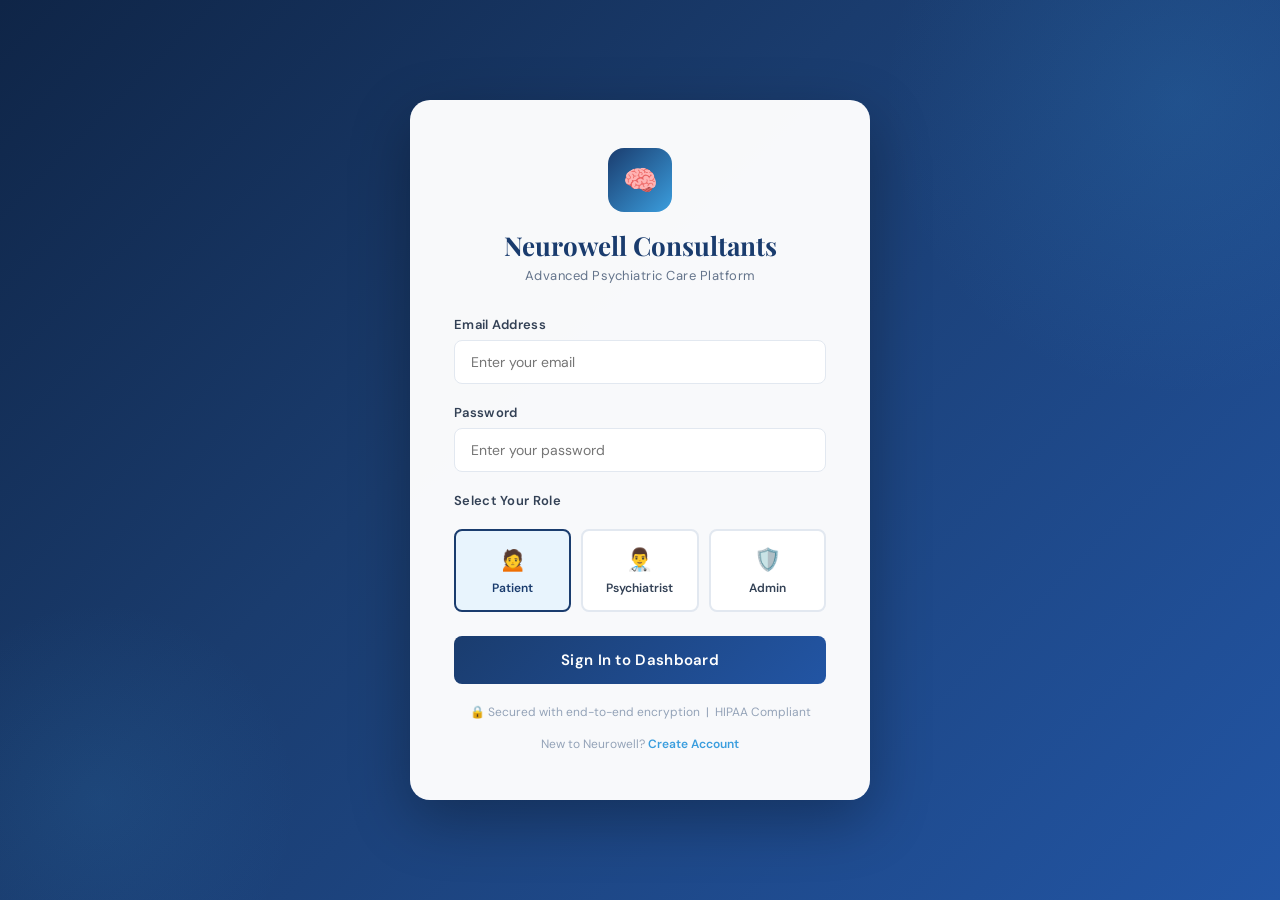
<file: frontend/index.html>
<!DOCTYPE html>
<html lang="en">
<head>
  <meta charset="UTF-8">
  <meta name="viewport" content="width=device-width, initial-scale=1.0">
  <title>Neurowell Consultants</title>
  <link href="https://fonts.googleapis.com/css2?family=Playfair+Display:wght@500;600;700&family=DM+Sans:wght@300;400;500;600&display=swap" rel="stylesheet">
  <link rel="stylesheet" href="style.css">
</head>
<body>

<!-- ==================== SIGNUP PAGE ==================== -->
<div id="signupPage" class="page" style="background: linear-gradient(135deg, #0f2547 0%, #1a3c6e 40%, #2255a4 100%); align-items: center; justify-content: center; padding: 20px; position: relative; overflow: hidden;">
  <div class="login-container" style="max-width:520px;">
    <div class="login-logo">
      <div class="lpythomogo-icon">🧠</div>
      <h1>Neurowell Consultants</h1>
      <p>Create your account</p>
    </div>
    <div class="role-selector" style="margin-bottom:24px;">
      <div class="role-card selected" onclick="selectSignupRole('patient', this)">
        <div class="role-icon">🙍</div>
        <div class="role-label">Patient</div>
      </div>
      <div class="role-card" onclick="selectSignupRole('psychiatrist', this)">
        <div class="role-icon">👨‍⚕️</div>
        <div class="role-label">Psychiatrist</div>
      </div>
    </div>
    <div id="patientFields">
      <div class="form-group"><label>Full Name</label><input type="text" id="signupName" placeholder="Enter your full name"></div>
      <div class="form-group"><label>Email Address</label><input type="email" id="signupEmail" placeholder="Enter your email"></div>
      <div class="form-group"><label>Password</label><input type="password" id="signupPassword" placeholder="Create a password"></div>
      <div class="form-group"><label>Phone Number</label><input type="tel" id="signupPhone" placeholder="+91 9XXXXXXXXX"></div>
    </div>
    <div id="psychiatristFields" class="hidden">
      <div class="form-group"><label>Full Name</label><input type="text" id="signupDoctorName" placeholder="Dr. Full Name"></div>
      <div class="form-group"><label>Email Address</label><input type="email" id="signupDoctorEmail" placeholder="Enter your email"></div>
      <div class="form-group"><label>Password</label><input type="password" id="signupDoctorPassword" placeholder="Create a password"></div>
      <div class="form-group"><label>Specialization</label><input type="text" id="signupSpecialization" placeholder="e.g. Depression & Anxiety"></div>
      <div class="form-group"><label>Years of Experience</label><input type="number" id="signupExperience" placeholder="e.g. 5"></div>
      <div class="form-group"><label>Consultation Fee (₹)</label><input type="number" id="signupFee" placeholder="e.g. 1500"></div>
      <div class="form-group"><label>Medical Registration Number</label><input type="text" id="signupRegNumber" placeholder="e.g. MCI-2011-PSY-4821"></div>
    </div>
    <button class="btn-primary" onclick="handleSignup()">Create Account</button>
    <div class="login-footer" style="margin-top:16px;">
      Already have an account?
      <span style="color:var(--accent);cursor:pointer;font-weight:600;" onclick="showLogin()"> Sign In</span>
    </div>
  </div>
</div>

<!-- ==================== LOGIN PAGE ==================== -->
<div id="loginPage" class="page active">
  <div class="login-container">
    <div class="login-logo">
      <div class="logo-icon">🧠</div>
      <h1>Neurowell Consultants</h1>
      <p>Advanced Psychiatric Care Platform</p>
    </div>
    <div class="form-group"><label>Email Address</label><input type="email" id="loginEmail" placeholder="Enter your email"></div>
    <div class="form-group"><label>Password</label><input type="password" id="loginPassword" placeholder="Enter your password"></div>
    <div class="form-group"><label>Select Your Role</label></div>
    <div class="role-selector">
      <div class="role-card selected" onclick="selectRole('patient', this)">
        <div class="role-icon">🙍</div><div class="role-label">Patient</div>
      </div>
      <div class="role-card" onclick="selectRole('psychiatrist', this)">
        <div class="role-icon">👨‍⚕️</div><div class="role-label">Psychiatrist</div>
      </div>
      <div class="role-card" onclick="selectRole('admin', this)">
        <div class="role-icon">🛡️</div><div class="role-label">Admin</div>
      </div>
    </div>
    <button class="btn-primary" onclick="handleLogin()">Sign In to Dashboard</button>
    <div class="login-footer">
      🔒 Secured with end-to-end encryption &nbsp;|&nbsp; HIPAA Compliant<br><br>
      New to Neurowell?
      <span style="color:var(--accent);cursor:pointer;font-weight:600;" onclick="showSignup()"> Create Account</span>
    </div>
  </div>
</div>

<!-- ==================== PATIENT DASHBOARD ==================== -->
<div id="patientDashboard" class="dashboard">
  <div class="sidebar-overlay" id="patientOverlay" onclick="closeSidebar('patient')"></div>
  <div class="sidebar" id="patientSidebar">
    <div class="sidebar-logo">
      <div class="brand">Neuro<span>well</span></div>
      <div class="subtitle">Patient Portal</div>
    </div>
    <div class="sidebar-user">
      <div class="user-avatar" id="patientAvatarInitials">--</div>
      <div class="user-info">
        <div class="user-name" id="patientSidebarName">Loading...</div>
        <div class="user-role">Patient</div>
      </div>
    </div>
    <nav class="sidebar-nav">
      <div class="nav-section-label">Main</div>
      <div class="nav-item active" onclick="switchTab('patient','home',this)"><span class="nav-icon">🏠</span><span class="nav-label">Home & Awareness</span></div>
      <div class="nav-item" onclick="switchTab('patient','book',this)"><span class="nav-icon">📅</span><span class="nav-label">Book Appointment</span></div>
      <div class="nav-item" onclick="switchTab('patient','appointments',this)"><span class="nav-icon">📋</span><span class="nav-label">My Appointments</span><span class="nav-badge" id="patientApptBadge">0</span></div>
      <div class="nav-item" onclick="switchTab('patient','doctors',this)"><span class="nav-icon">👨‍⚕️</span><span class="nav-label">Psychiatrist Profiles</span></div>
      <div class="nav-section-label">Account</div>
      <div class="nav-item" onclick="switchTab('patient','profile',this)"><span class="nav-icon">👤</span><span class="nav-label">My Profile</span></div>
    </nav>
    <div class="sidebar-footer">
      <div class="logout-btn" onclick="logout()"><span>🚪</span> <span>Sign Out</span></div>
    </div>
  </div>
  <div class="main-content">
    <div class="topbar">
      <div style="display:flex;align-items:center;gap:14px;">
        <button class="menu-toggle" onclick="toggleSidebar('patient')">☰</button>
        <span class="topbar-title" id="patientPageTitle">Home & Awareness</span>
      </div>
      <div class="topbar-right">
        <div class="notif-btn">🔔<span class="notif-dot"></span></div>
        <div class="user-avatar" id="patientTopAvatar" style="width:36px;height:36px;font-size:13px;cursor:pointer;">--</div>
      </div>
    </div>
    <div class="content-area">

      <!-- HOME TAB -->
      <div class="tab-panel active" id="patient-home">
        <div class="hero-section">
          <h2 id="patientWelcome">Welcome 👋</h2>
          <p>Mental health is just as important as physical health. You've taken the right step by being here. Let us guide you towards a healthier mind.</p>
          <div class="hero-btns">
            <button class="hero-btn hero-btn-white" onclick="switchTabByName('patient','book')">Book a Consultation</button>
            <button class="hero-btn hero-btn-border" onclick="switchTabByName('patient','doctors')">View Psychiatrists</button>
          </div>
        </div>
        <div class="info-grid">
          <div class="info-card"><div class="info-icon">🧠</div><h3>What Does a Psychiatrist Do?</h3><p>A psychiatrist is a medical doctor specializing in mental health. They diagnose, treat, and prevent mental, emotional, and behavioral disorders. Unlike psychologists, they can prescribe medications and provide therapy.</p></div>
          <div class="info-card"><div class="info-icon">⚠️</div><h3>Common Symptoms to Watch</h3><ul><li>Persistent sadness or hopelessness</li><li>Excessive anxiety or worry</li><li>Sudden mood swings</li><li>Difficulty concentrating or sleeping</li><li>Withdrawal from social activities</li><li>Unexplained physical symptoms</li></ul></div>
          <div class="info-card"><div class="info-icon">🛡️</div><h3>Precautions & Self-Care</h3><ul><li>Never skip prescribed medication</li><li>Maintain regular sleep schedules</li><li>Avoid alcohol and substance use</li><li>Talk to someone you trust</li><li>Practice mindfulness daily</li><li>Attend all follow-up sessions</li></ul></div>
          <div class="info-card"><div class="info-icon">💊</div><h3>Common Conditions We Treat</h3><ul><li>Depression &amp; Mood Disorders</li><li>Anxiety &amp; Panic Disorders</li><li>Bipolar Disorder</li><li>Schizophrenia</li><li>OCD &amp; PTSD</li><li>ADHD &amp; Eating Disorders</li></ul></div>
          <div class="info-card"><div class="info-icon">🤝</div><h3>When to Seek Help</h3><p>Seek professional help when symptoms last more than 2 weeks, interfere with daily functioning, or when you feel overwhelmed. Early intervention leads to better outcomes. There is no shame in seeking help — it's a sign of strength.</p></div>
          <div class="info-card"><div class="info-icon">📞</div><h3>Crisis &amp; Emergency</h3><p><strong>iCall (India):</strong> 9152987821<br><strong>Vandrevala Foundation:</strong> 1860-2662-345<br><strong>NIMHANS:</strong> 080-46110007<br><br>If you or someone you know is in immediate danger, call <strong>112</strong>.</p></div>
        </div>
      </div>

      <!-- BOOK APPOINTMENT TAB -->
      <div class="tab-panel" id="patient-book">
        <div class="section-card">
          <div class="section-header"><div class="section-title">Book a Consultation</div></div>
          <div class="booking-form-grid">
            <div><label class="form-label">Select Psychiatrist</label><select class="form-input" id="bookDoctorSelect"><option value="">Loading doctors...</option></select></div>
            <div><label class="form-label">Consultation Type</label><select class="form-input" id="bookType"><option value="video">Video Consultation</option><option value="in_person">In-Person Visit</option><option value="phone">Phone Consultation</option></select></div>
            <div><label class="form-label">Preferred Date</label><input type="date" class="form-input" id="apptDate"></div>
            <div><label class="form-label">Preferred Time Slot</label><select class="form-input" id="bookTime"><option value="09:00:00">9:00 AM</option><option value="10:00:00">10:00 AM</option><option value="11:00:00">11:00 AM</option><option value="14:00:00">2:00 PM</option><option value="15:00:00">3:00 PM</option><option value="16:00:00">4:00 PM</option></select></div>
            <div><label class="form-label">Your Full Name</label><input type="text" class="form-input" id="bookPatientName" placeholder="Full Name"></div>
            <div><label class="form-label">Contact Number</label><input type="tel" class="form-input" id="bookPhone" placeholder="+91 9XXXXXXXXX"></div>
            <div class="full-width"><label class="form-label">Chief Complaint / Reason for Visit</label><textarea class="form-input" id="bookComplaint" rows="3" placeholder="Briefly describe your symptoms..."></textarea></div>
            <div class="full-width"><label class="form-label">Any Existing Diagnoses or Medications?</label><input type="text" class="form-input" id="bookExisting" placeholder="e.g., Depression — Sertraline 50mg (optional)"></div>
          </div>
          <div style="margin-top:24px;">
            <button class="btn-sm btn-blue" style="padding:12px 32px;font-size:14px;" onclick="bookAppointment()">Confirm Booking</button>
            &nbsp;&nbsp;
            <button class="btn-sm btn-outline" style="padding:12px 24px;font-size:14px;" onclick="clearBookingForm()">Clear Form</button>
          </div>
        </div>
      </div>

      <!-- MY APPOINTMENTS TAB -->
      <div class="tab-panel" id="patient-appointments">
        <div class="stat-grid" style="grid-template-columns:repeat(3,1fr);margin-bottom:24px;">
          <div class="stat-card"><div class="stat-icon" style="background:#dbeafe;">📅</div><div class="stat-value" id="patientUpcomingCount">0</div><div class="stat-label">Upcoming</div></div>
          <div class="stat-card"><div class="stat-icon" style="background:#dcfce7;">✅</div><div class="stat-value" id="patientCompletedCount">0</div><div class="stat-label">Completed</div></div>
          <div class="stat-card"><div class="stat-icon" style="background:#fef9c3;">📋</div><div class="stat-value" id="patientTotalCount">0</div><div class="stat-label">Total</div></div>
        </div>
        <div class="section-card">
          <div class="section-header"><div class="section-title">Upcoming Appointments</div></div>
          <table class="data-table">
            <thead><tr><th>Date &amp; Time</th><th>Doctor ID</th><th>Type</th><th>Status</th><th>Action</th></tr></thead>
            <tbody id="upcomingAppointmentsBody"><tr><td colspan="5" style="text-align:center;color:var(--gray-400);padding:24px;">Loading...</td></tr></tbody>
          </table>
        </div>
        <div class="section-card">
          <div class="section-header"><div class="section-title">Past Appointments</div></div>
          <table class="data-table">
            <thead><tr><th>Date</th><th>Doctor ID</th><th>Type</th><th>Status</th><th>Action</th></tr></thead>
            <tbody id="pastAppointmentsBody"><tr><td colspan="5" style="text-align:center;color:var(--gray-400);padding:24px;">Loading...</td></tr></tbody>
          </table>
        </div>
      </div>

      <!-- DOCTOR PROFILES TAB -->
      <div class="tab-panel" id="patient-doctors">
        <div class="section-card">
          <div class="section-header"><div class="section-title">Our Psychiatrists</div></div>
          <div class="doctor-grid" id="doctorsGrid">
            <div style="text-align:center;color:var(--gray-400);padding:40px;grid-column:1/-1;">Loading doctors...</div>
          </div>
        </div>
      </div>

      <!-- PATIENT PROFILE TAB -->
      <div class="tab-panel" id="patient-profile">
        <div class="section-card">
          <div class="section-header"><div class="section-title">My Profile</div><button class="btn-sm btn-blue" onclick="savePatientProfile()">Save Changes</button></div>
          <div style="display:flex;align-items:center;gap:20px;margin-bottom:28px;padding-bottom:24px;border-bottom:1px solid var(--gray-100);">
            <div class="user-avatar" id="patientProfileAvatar" style="width:72px;height:72px;font-size:24px;border-radius:50%;background:linear-gradient(135deg,var(--primary),var(--accent));">--</div>
            <div>
              <div id="patientProfileName" style="font-size:20px;font-weight:700;color:var(--primary);font-family:'Playfair Display',serif;">Loading...</div>
              <div id="patientProfileEmail" style="font-size:13px;color:var(--gray-500);margin-top:3px;">--</div>
            </div>
          </div>
          <div class="booking-form-grid">
            <div><label class="form-label">Full Name</label><input type="text" class="form-input" id="profileFullName" placeholder="Your full name"></div>
            <div><label class="form-label">Date of Birth</label><input type="date" class="form-input" id="profileDOB"></div>
            <div><label class="form-label">Email</label><input type="email" class="form-input" id="profileEmail" placeholder="Your email" disabled></div>
            <div><label class="form-label">Phone</label><input type="tel" class="form-input" id="profilePhone" placeholder="+91 9XXXXXXXXX"></div>
            <div class="full-width"><label class="form-label">Address</label><input type="text" class="form-input" id="profileAddress" placeholder="Your address"></div>
            <div><label class="form-label">Emergency Contact</label><input type="text" class="form-input" id="profileEmergencyContact" placeholder="Name (Relation)"></div>
            <div><label class="form-label">Emergency Phone</label><input type="tel" class="form-input" id="profileEmergencyPhone" placeholder="+91 9XXXXXXXXX"></div>
          </div>
        </div>
      </div>

    </div>
  </div>
</div>

<!-- ==================== PSYCHIATRIST DASHBOARD ==================== -->
<div id="psychiatristDashboard" class="dashboard">
  <div class="sidebar-overlay" id="psyOverlay" onclick="closeSidebar('psy')"></div>
  <div class="sidebar" id="psySidebar">
    <div class="sidebar-logo">
      <div class="brand">Neuro<span>well</span></div>
      <div class="subtitle">Psychiatrist Portal</div>
    </div>
    <div class="sidebar-user">
      <div class="user-avatar" id="psyAvatarInitials" style="background:linear-gradient(135deg,#6366f1,#3b9ede);">--</div>
      <div class="user-info">
        <div class="user-name" id="psySidebarName">Loading...</div>
        <div class="user-role">Psychiatrist</div>
      </div>
    </div>
    <nav class="sidebar-nav">
      <div class="nav-section-label">Main</div>
      <div class="nav-item active" onclick="switchTab('psy','overview',this)"><span class="nav-icon">📊</span><span class="nav-label">Overview</span></div>
      <div class="nav-item" onclick="switchTab('psy','schedule',this)"><span class="nav-icon">🗓️</span><span class="nav-label">My Schedule</span></div>
      <div class="nav-item" onclick="switchTab('psy','appointments',this)"><span class="nav-icon">📋</span><span class="nav-label">Appointments</span><span class="nav-badge" id="psyApptBadge">0</span></div>
      <div class="nav-item" onclick="switchTab('psy','patients',this)"><span class="nav-icon">👥</span><span class="nav-label">Patient List</span></div>
      <div class="nav-section-label">Account</div>
      <div class="nav-item" onclick="switchTab('psy','profile',this)"><span class="nav-icon">👤</span><span class="nav-label">My Profile</span></div>
    </nav>
    <div class="sidebar-footer">
      <div class="logout-btn" onclick="logout()"><span>🚪</span> <span>Sign Out</span></div>
    </div>
  </div>
  <div class="main-content">
    <div class="topbar">
      <div style="display:flex;align-items:center;gap:14px;">
        <button class="menu-toggle" onclick="toggleSidebar('psy')">☰</button>
        <span class="topbar-title" id="psyPageTitle">Overview</span>
      </div>
      <div class="topbar-right">
        <div class="notif-btn">🔔<span class="notif-dot"></span></div>
        <div class="user-avatar" id="psyTopAvatar" style="width:36px;height:36px;font-size:13px;background:linear-gradient(135deg,#6366f1,#3b9ede);">--</div>
      </div>
    </div>
    <div class="content-area">

      <!-- OVERVIEW -->
      <div class="tab-panel active" id="psy-overview">
        <div class="stat-grid">
          <div class="stat-card"><div class="stat-icon" style="background:#dbeafe;">📅</div><div class="stat-value" id="psyTodayCount">0</div><div class="stat-label">Today's Appointments</div></div>
          <div class="stat-card"><div class="stat-icon" style="background:#dcfce7;">👥</div><div class="stat-value" id="psyTotalPatients">0</div><div class="stat-label">Total Patients</div></div>
          <div class="stat-card"><div class="stat-icon" style="background:#fef9c3;">✅</div><div class="stat-value" id="psyCompletedCount">0</div><div class="stat-label">Completed Sessions</div></div>
          <div class="stat-card"><div class="stat-icon" style="background:#fce7f3;">⏳</div><div class="stat-value" id="psyPendingCount">0</div><div class="stat-label">Pending</div></div>
        </div>
        <div style="display:grid;grid-template-columns:1fr 1fr;gap:24px;">
          <div class="section-card">
            <div class="section-header"><div class="section-title">Today's Schedule</div><span class="badge badge-blue" id="psyTodayDate">--</span></div>
            <div id="psyTodaySchedule"><div style="text-align:center;color:var(--gray-400);padding:24px;">Loading...</div></div>
          </div>
          <div class="section-card">
            <div class="section-header"><div class="section-title">Upcoming Appointments</div></div>
            <div id="psyUpcomingList"><div style="text-align:center;color:var(--gray-400);padding:24px;">Loading...</div></div>
          </div>
        </div>
      </div>

      <!-- SCHEDULE -->
      <div class="tab-panel" id="psy-schedule">
        <div class="section-card">
          <div class="section-header"><div class="section-title">My Appointments Schedule</div></div>
          <table class="data-table">
            <thead><tr><th>Date</th><th>Time</th><th>Patient</th><th>Type</th><th>Status</th><th>Action</th></tr></thead>
            <tbody id="psyScheduleBody"><tr><td colspan="6" style="text-align:center;color:var(--gray-400);padding:24px;">Loading...</td></tr></tbody>
          </table>
        </div>
      </div>

      <!-- PSY APPOINTMENTS -->
      <div class="tab-panel" id="psy-appointments">
        <div class="section-card">
          <div class="section-header"><div class="section-title">All Appointments</div></div>
          <table class="data-table">
            <thead><tr><th>Patient</th><th>Date</th><th>Time</th><th>Type</th><th>Status</th><th>Action</th></tr></thead>
            <tbody id="psyAppointmentsBody"><tr><td colspan="6" style="text-align:center;color:var(--gray-400);padding:24px;">Loading...</td></tr></tbody>
          </table>
        </div>
      </div>

      <!-- PATIENT LIST -->
      <div class="tab-panel" id="psy-patients">
        <div class="section-card">
          <div class="section-header"><div class="section-title">My Patients</div></div>
          <div class="search-bar"><span>🔍</span><input type="text" id="psyPatientSearch" placeholder="Search patients..." oninput="filterPsyPatients()"></div>
          <table class="data-table">
            <thead><tr><th>Patient</th><th>Complaint</th><th>Date</th><th>Status</th></tr></thead>
            <tbody id="psyPatientsBody"><tr><td colspan="4" style="text-align:center;color:var(--gray-400);padding:24px;">Loading...</td></tr></tbody>
          </table>
        </div>
      </div>

      <!-- PSY PROFILE -->
      <div class="tab-panel" id="psy-profile">
        <div class="section-card">
          <div class="section-header"><div class="section-title">Professional Profile</div><button class="btn-sm btn-blue" onclick="savePsyProfile()">Save Changes</button></div>
          <div style="display:flex;align-items:center;gap:20px;margin-bottom:28px;padding-bottom:24px;border-bottom:1px solid var(--gray-100);">
            <div class="user-avatar" id="psyProfileAvatar" style="width:72px;height:72px;font-size:24px;border-radius:50%;background:linear-gradient(135deg,#6366f1,#3b9ede);">--</div>
            <div>
              <div id="psyProfileName" style="font-size:20px;font-weight:700;color:var(--primary);font-family:'Playfair Display',serif;">Loading...</div>
              <div id="psyProfileSpec" style="font-size:13px;color:var(--gray-500);margin-top:3px;">--</div>
              <div style="margin-top:8px;"><span class="badge badge-green">Verified Doctor</span></div>
            </div>
          </div>
          <div class="booking-form-grid">
            <div><label class="form-label">Full Name</label><input type="text" class="form-input" id="psyProfileFullName" placeholder="Dr. Full Name"></div>
            <div><label class="form-label">Specialization</label><input type="text" class="form-input" id="psyProfileSpecInput" placeholder="Specialization"></div>
            <div><label class="form-label">Email</label><input type="email" class="form-input" id="psyProfileEmail" placeholder="Email" disabled></div>
            <div><label class="form-label">Reg. Number</label><input type="text" class="form-input" id="psyProfileRegNum" placeholder="Registration Number"></div>
            <div><label class="form-label">Years of Experience</label><input type="number" class="form-input" id="psyProfileExp" placeholder="Years"></div>
            <div><label class="form-label">Consultation Fee (₹)</label><input type="number" class="form-input" id="psyProfileFee" placeholder="Fee"></div>
            <div class="full-width"><label class="form-label">Bio / Description</label><textarea class="form-input" id="psyProfileBio" rows="3" placeholder="Tell patients about yourself..."></textarea></div>
          </div>
        </div>
      </div>

    </div>
  </div>
</div>

<!-- ==================== ADMIN DASHBOARD ==================== -->
<div id="adminDashboard" class="dashboard">
  <div class="sidebar-overlay" id="adminOverlay" onclick="closeSidebar('admin')"></div>
  <div class="sidebar" id="adminSidebar">
    <div class="sidebar-logo">
      <div class="brand">Neuro<span>well</span></div>
      <div class="subtitle">Admin Panel</div>
    </div>
    <div class="sidebar-user">
      <div class="user-avatar" id="adminAvatarInitials" style="background:linear-gradient(135deg,#dc2626,#f59e0b);">SA</div>
      <div class="user-info">
        <div class="user-name" id="adminSidebarName">Administrator</div>
        <div class="user-role">System Administrator</div>
      </div>
    </div>
    <nav class="sidebar-nav">
      <div class="nav-section-label">Main</div>
      <div class="nav-item active" onclick="switchTab('admin','analytics',this)"><span class="nav-icon">📈</span><span class="nav-label">Analytics Overview</span></div>
      <div class="nav-item" onclick="switchTab('admin','doctors',this)"><span class="nav-icon">👨‍⚕️</span><span class="nav-label">Manage Doctors</span></div>
      <div class="nav-item" onclick="switchTab('admin','patients',this)"><span class="nav-icon">👥</span><span class="nav-label">Manage Patients</span></div>
      <div class="nav-item" onclick="switchTab('admin','appointments',this)"><span class="nav-icon">📋</span><span class="nav-label">All Appointments</span><span class="nav-badge" id="adminPendingBadge">0</span></div>
      <div class="nav-section-label">System</div>
      <div class="nav-item" onclick="switchTab('admin','settings',this)"><span class="nav-icon">⚙️</span><span class="nav-label">System Settings</span></div>
    </nav>
    <div class="sidebar-footer">
      <div class="logout-btn" onclick="logout()"><span>🚪</span> <span>Sign Out</span></div>
    </div>
  </div>
  <div class="main-content">
    <div class="topbar">
      <div style="display:flex;align-items:center;gap:14px;">
        <button class="menu-toggle" onclick="toggleSidebar('admin')">☰</button>
        <span class="topbar-title" id="adminPageTitle">Analytics Overview</span>
      </div>
      <div class="topbar-right">
        <div class="notif-btn">🔔<span class="notif-dot"></span></div>
        <div class="user-avatar" style="width:36px;height:36px;font-size:13px;background:linear-gradient(135deg,#dc2626,#f59e0b);">SA</div>
      </div>
    </div>
    <div class="content-area">

      <!-- ANALYTICS -->
      <div class="tab-panel active" id="admin-analytics">
        <div class="stat-grid">
          <div class="stat-card"><div class="stat-icon" style="background:#dbeafe;">👥</div><div class="stat-value" id="adminTotalPatients">0</div><div class="stat-label">Total Patients</div></div>
          <div class="stat-card"><div class="stat-icon" style="background:#dcfce7;">👨‍⚕️</div><div class="stat-value" id="adminTotalDoctors">0</div><div class="stat-label">Active Psychiatrists</div></div>
          <div class="stat-card"><div class="stat-icon" style="background:#fef9c3;">📅</div><div class="stat-value" id="adminTotalAppts">0</div><div class="stat-label">Total Appointments</div></div>
          <div class="stat-card"><div class="stat-icon" style="background:#fce7f3;">⏳</div><div class="stat-value" id="adminPendingAppts">0</div><div class="stat-label">Pending Appointments</div></div>
        </div>
        <div style="display:grid;grid-template-columns:1fr 1fr;gap:24px;">
          <div class="section-card">
            <div class="section-header"><div class="section-title">Appointment Status Breakdown</div></div>
            <div id="adminStatusBreakdown"><div style="text-align:center;color:var(--gray-400);padding:24px;">Loading...</div></div>
          </div>
          <div class="section-card">
            <div class="section-header"><div class="section-title">Quick Actions</div></div>
            <div style="display:flex;flex-direction:column;gap:12px;">
              <button class="btn-sm btn-blue" style="width:100%;padding:12px;" onclick="switchTabByName('admin','doctors')">👨‍⚕️ &nbsp; Manage Doctors</button>
              <button class="btn-sm btn-blue" style="width:100%;padding:12px;" onclick="switchTabByName('admin','patients')">👥 &nbsp; Manage Patients</button>
              <button class="btn-sm btn-blue" style="width:100%;padding:12px;" onclick="switchTabByName('admin','appointments')">📋 &nbsp; View All Appointments</button>
            </div>
          </div>
        </div>
      </div>

      <!-- MANAGE DOCTORS -->
      <div class="tab-panel" id="admin-doctors">
        <div class="section-card">
          <div class="section-header"><div class="section-title">Psychiatrists</div></div>
          <div class="search-bar"><span>🔍</span><input type="text" id="adminDoctorSearch" placeholder="Search doctors..." oninput="filterAdminDoctors()"></div>
          <table class="data-table">
            <thead><tr><th>Doctor</th><th>Specialization</th><th>Experience</th><th>Fee</th><th>Status</th><th>Action</th></tr></thead>
            <tbody id="adminDoctorsBody"><tr><td colspan="6" style="text-align:center;color:var(--gray-400);padding:24px;">Loading...</td></tr></tbody>
          </table>
        </div>
      </div>

      <!-- MANAGE PATIENTS -->
      <div class="tab-panel" id="admin-patients">
        <div class="section-card">
          <div class="section-header"><div class="section-title">All Patients</div><button class="btn-sm btn-outline" onclick="exportPatients()">Export CSV</button></div>
          <div class="search-bar"><span>🔍</span><input type="text" id="adminPatientSearch" placeholder="Search patients..." oninput="filterAdminPatients()"></div>
          <table class="data-table">
            <thead><tr><th>Patient</th><th>Email</th><th>Phone</th><th>Status</th></tr></thead>
            <tbody id="adminPatientsBody"><tr><td colspan="4" style="text-align:center;color:var(--gray-400);padding:24px;">Loading...</td></tr></tbody>
          </table>
        </div>
      </div>

      <!-- ADMIN APPOINTMENTS -->
      <div class="tab-panel" id="admin-appointments">
        <div class="section-card">
          <div class="section-header"><div class="section-title">All Appointments</div><button class="btn-sm btn-outline" onclick="exportAppointments()">Export CSV</button></div>
          <table class="data-table">
            <thead><tr><th>Patient</th><th>Doctor</th><th>Date</th><th>Type</th><th>Status</th><th>Action</th></tr></thead>
            <tbody id="adminAppointmentsBody"><tr><td colspan="6" style="text-align:center;color:var(--gray-400);padding:24px;">Loading...</td></tr></tbody>
          </table>
        </div>
      </div>

      <!-- SETTINGS -->
      <div class="tab-panel" id="admin-settings">
        <div class="section-card">
          <div class="section-header"><div class="section-title">System Settings</div><button class="btn-sm btn-blue" onclick="showToast('Settings saved!')">Save All</button></div>
          <div style="display:grid;gap:20px;">
            <div><label class="form-label">Platform Name</label><input type="text" class="form-input" value="Neurowell Consultants" style="max-width:400px;"></div>
            <div><label class="form-label">Support Email</label><input type="email" class="form-input" value="support@neurowell.com" style="max-width:400px;"></div>
            <div><label class="form-label">Default Consultation Duration (minutes)</label><select class="form-input" style="max-width:200px;"><option>30</option><option selected>45</option><option>60</option></select></div>
            <div><label class="form-label">Booking Window (days ahead)</label><input type="number" class="form-input" value="30" style="max-width:200px;"></div>
            <div style="display:flex;flex-direction:column;gap:14px;">
              <label class="form-label">Feature Toggles</label>
              <label style="display:flex;align-items:center;gap:10px;font-size:14px;cursor:pointer;color:var(--gray-700);"><input type="checkbox" checked> Enable Video Consultations</label>
              <label style="display:flex;align-items:center;gap:10px;font-size:14px;cursor:pointer;color:var(--gray-700);"><input type="checkbox" checked> Enable Online Booking</label>
              <label style="display:flex;align-items:center;gap:10px;font-size:14px;cursor:pointer;color:var(--gray-700);"><input type="checkbox"> Maintenance Mode</label>
              <label style="display:flex;align-items:center;gap:10px;font-size:14px;cursor:pointer;color:var(--gray-700);"><input type="checkbox" checked> Email Notifications</label>
            </div>
          </div>
        </div>
      </div>

    </div>
  </div>
</div>

<!-- BOOKING SUCCESS MODAL -->
<div class="modal-overlay hidden" id="bookingModal">
  <div class="modal">
    <div class="success-modal-icon">🎉</div>
    <div class="success-modal-title">Appointment Booked!</div>
    <div class="success-modal-msg">Your consultation has been successfully scheduled. You will receive a confirmation on your registered email and phone number.</div>
    <button class="btn-primary" onclick="closeModal()">Go to My Appointments</button>
  </div>
</div>

<div class="toast" id="toast"></div>
<script src="script.js"></script>
</body>
</html>
</file>
<file: frontend/style.css>
/* ===================== CSS VARIABLES ===================== */
:root {
  --primary: #1a3c6e;
  --primary-light: #2255a4;
  --primary-dark: #0f2547;
  --accent: #3b9ede;
  --accent-light: #e8f4fd;
  --white: #ffffff;
  --gray-50: #f8fafc;
  --gray-100: #f1f5f9;
  --gray-200: #e2e8f0;
  --gray-300: #cbd5e1;
  --gray-400: #94a3b8;
  --gray-500: #64748b;
  --gray-600: #475569;
  --gray-700: #334155;
  --gray-800: #1e293b;
  --success: #10b981;
  --warning: #f59e0b;
  --danger: #ef4444;
  --info: #06b6d4;
  --shadow-sm: 0 1px 3px rgba(0,0,0,0.08);
  --shadow-md: 0 4px 16px rgba(26,60,110,0.1);
  --shadow-lg: 0 8px 32px rgba(26,60,110,0.15);
  --radius: 12px;
  --radius-sm: 8px;
  --radius-lg: 20px;
}

/* ===================== RESET ===================== */
* { margin: 0; padding: 0; box-sizing: border-box; }

body {
  font-family: 'DM Sans', sans-serif;
  background: var(--gray-50);
  color: var(--gray-800);
  min-height: 100vh;
}

/* ===================== UTILITY ===================== */
.hidden { display: none !important; }
.page { display: none; min-height: 100vh; }
.page.active { display: flex; flex-direction: column; }

/* ===================== ANIMATIONS ===================== */
@keyframes slideUp {
  from { opacity: 0; transform: translateY(24px); }
  to   { opacity: 1; transform: translateY(0); }
}

@keyframes fadeIn {
  from { opacity: 0; transform: translateY(6px); }
  to   { opacity: 1; transform: translateY(0); }
}

/* ===================== LOGIN PAGE ===================== */
#loginPage {
  background: linear-gradient(135deg, #0f2547 0%, #1a3c6e 40%, #2255a4 100%);
  align-items: center;
  justify-content: center;
  padding: 20px;
  position: relative;
  overflow: hidden;
}

#loginPage::before {
  content: '';
  position: absolute;
  width: 600px; height: 600px;
  background: radial-gradient(circle, rgba(59,158,222,0.15) 0%, transparent 70%);
  top: -200px; right: -200px;
  border-radius: 50%;
}

#loginPage::after {
  content: '';
  position: absolute;
  width: 400px; height: 400px;
  background: radial-gradient(circle, rgba(59,158,222,0.1) 0%, transparent 70%);
  bottom: -100px; left: -100px;
  border-radius: 50%;
}

.login-container {
  background: rgba(255,255,255,0.97);
  border-radius: var(--radius-lg);
  padding: 48px 44px;
  width: 100%;
  max-width: 460px;
  box-shadow: 0 20px 60px rgba(0,0,0,0.3);
  position: relative;
  z-index: 1;
  animation: slideUp 0.5s ease;
}

.login-logo { text-align: center; margin-bottom: 32px; }

.login-logo .logo-icon {
  width: 64px; height: 64px;
  background: linear-gradient(135deg, var(--primary), var(--accent));
  border-radius: 16px;
  display: flex; align-items: center; justify-content: center;
  margin: 0 auto 16px;
  font-size: 28px;
}

.login-logo h1 {
  font-family: 'Playfair Display', serif;
  font-size: 26px;
  color: var(--primary);
  font-weight: 700;
}

.login-logo p {
  font-size: 13px;
  color: var(--gray-500);
  margin-top: 4px;
  letter-spacing: 0.5px;
}

.form-group { margin-bottom: 20px; }

.form-group label {
  display: block;
  font-size: 13px;
  font-weight: 600;
  color: var(--gray-700);
  margin-bottom: 7px;
  letter-spacing: 0.3px;
}

.form-group input,
.form-group select {
  width: 100%;
  padding: 12px 16px;
  border: 1.5px solid var(--gray-200);
  border-radius: var(--radius-sm);
  font-family: 'DM Sans', sans-serif;
  font-size: 14px;
  color: var(--gray-800);
  background: var(--white);
  transition: all 0.2s;
  outline: none;
}

.form-group input:focus,
.form-group select:focus {
  border-color: var(--accent);
  box-shadow: 0 0 0 3px rgba(59,158,222,0.12);
}

.role-selector {
  display: grid;
  grid-template-columns: repeat(3, 1fr);
  gap: 10px;
  margin-bottom: 24px;
}

.role-card {
  border: 2px solid var(--gray-200);
  border-radius: var(--radius-sm);
  padding: 14px 8px;
  text-align: center;
  cursor: pointer;
  transition: all 0.2s;
  background: var(--white);
}

.role-card:hover { border-color: var(--accent); background: var(--accent-light); }

.role-card.selected {
  border-color: var(--primary);
  background: var(--accent-light);
}

.role-card .role-icon { font-size: 22px; margin-bottom: 6px; }

.role-card .role-label {
  font-size: 12px;
  font-weight: 600;
  color: var(--gray-700);
}

.role-card.selected .role-label { color: var(--primary); }

.btn-primary {
  width: 100%;
  padding: 14px;
  background: linear-gradient(135deg, var(--primary), var(--primary-light));
  color: white;
  border: none;
  border-radius: var(--radius-sm);
  font-family: 'DM Sans', sans-serif;
  font-size: 15px;
  font-weight: 600;
  cursor: pointer;
  transition: all 0.2s;
  letter-spacing: 0.3px;
}

.btn-primary:hover {
  transform: translateY(-1px);
  box-shadow: 0 6px 20px rgba(26,60,110,0.3);
}

.login-footer {
  text-align: center;
  margin-top: 20px;
  font-size: 12px;
  color: var(--gray-400);
}

/* ===================== DASHBOARD LAYOUT ===================== */
.dashboard { display: none; min-height: 100vh; flex-direction: column; }
.dashboard.active { display: flex; }

/* SIDEBAR */
.sidebar {
  width: 260px;
  background: var(--primary-dark);
  min-height: 100vh;
  position: fixed;
  left: 0; top: 0;
  display: flex;
  flex-direction: column;
  z-index: 100;
  transition: transform 0.3s;
}

.sidebar-logo {
  padding: 28px 24px 20px;
  border-bottom: 1px solid rgba(255,255,255,0.08);
}

.sidebar-logo .brand {
  font-family: 'Playfair Display', serif;
  color: white;
  font-size: 18px;
  font-weight: 700;
}

.sidebar-logo .brand span { color: var(--accent); }

.sidebar-logo .subtitle {
  font-size: 11px;
  color: rgba(255,255,255,0.4);
  margin-top: 3px;
  letter-spacing: 0.5px;
}

.sidebar-user {
  padding: 20px 24px;
  display: flex;
  align-items: center;
  gap: 12px;
  border-bottom: 1px solid rgba(255,255,255,0.08);
}

.user-avatar {
  width: 40px; height: 40px;
  border-radius: 50%;
  background: linear-gradient(135deg, var(--accent), var(--primary-light));
  display: flex; align-items: center; justify-content: center;
  font-size: 16px;
  font-weight: 700;
  color: white;
  flex-shrink: 0;
}

.user-info .user-name {
  font-size: 13px;
  font-weight: 600;
  color: white;
}

.user-info .user-role {
  font-size: 11px;
  color: rgba(255,255,255,0.45);
  margin-top: 2px;
}

.sidebar-nav { padding: 16px 12px; flex: 1; }

.nav-section-label {
  font-size: 10px;
  font-weight: 600;
  color: rgba(255,255,255,0.3);
  letter-spacing: 1.2px;
  text-transform: uppercase;
  padding: 0 12px;
  margin: 16px 0 8px;
}

.nav-item {
  display: flex;
  align-items: center;
  gap: 12px;
  padding: 11px 14px;
  border-radius: var(--radius-sm);
  cursor: pointer;
  transition: all 0.18s;
  margin-bottom: 2px;
}

.nav-item:hover { background: rgba(255,255,255,0.07); }

.nav-item.active {
  background: linear-gradient(135deg, var(--accent), var(--primary-light));
  box-shadow: 0 4px 12px rgba(59,158,222,0.3);
}

.nav-item .nav-icon { font-size: 17px; width: 20px; text-align: center; }

.nav-item .nav-label {
  font-size: 13.5px;
  font-weight: 500;
  color: rgba(255,255,255,0.75);
}

.nav-item.active .nav-label { color: white; font-weight: 600; }

.nav-item .nav-badge {
  margin-left: auto;
  background: var(--danger);
  color: white;
  font-size: 10px;
  font-weight: 700;
  padding: 2px 7px;
  border-radius: 20px;
}

.sidebar-footer {
  padding: 16px 12px;
  border-top: 1px solid rgba(255,255,255,0.08);
}

.logout-btn {
  display: flex;
  align-items: center;
  gap: 10px;
  padding: 11px 14px;
  border-radius: var(--radius-sm);
  cursor: pointer;
  transition: all 0.18s;
  color: rgba(255,255,255,0.55);
  font-size: 13.5px;
  font-weight: 500;
}

.logout-btn:hover { background: rgba(239,68,68,0.15); color: #fca5a5; }

/* MAIN CONTENT */
.main-content {
  margin-left: 260px;
  flex: 1;
  display: flex;
  flex-direction: column;
  min-height: 100vh;
}

.topbar {
  background: white;
  padding: 18px 32px;
  display: flex;
  align-items: center;
  justify-content: space-between;
  border-bottom: 1px solid var(--gray-100);
  box-shadow: var(--shadow-sm);
  position: sticky; top: 0;
  z-index: 50;
}

.topbar-title {
  font-family: 'Playfair Display', serif;
  font-size: 20px;
  font-weight: 600;
  color: var(--primary);
}

.topbar-right {
  display: flex;
  align-items: center;
  gap: 16px;
}

.notif-btn {
  width: 38px; height: 38px;
  border: 1.5px solid var(--gray-200);
  border-radius: var(--radius-sm);
  display: flex; align-items: center; justify-content: center;
  cursor: pointer;
  font-size: 16px;
  position: relative;
  background: white;
  transition: all 0.2s;
}

.notif-btn:hover { border-color: var(--accent); background: var(--accent-light); }

.notif-dot {
  width: 8px; height: 8px;
  background: var(--danger);
  border-radius: 50%;
  position: absolute;
  top: 6px; right: 6px;
  border: 2px solid white;
}

.content-area { padding: 32px; flex: 1; }

/* ===================== STAT CARDS ===================== */
.stat-grid {
  display: grid;
  grid-template-columns: repeat(auto-fit, minmax(200px, 1fr));
  gap: 20px;
  margin-bottom: 32px;
}

.stat-card {
  background: white;
  border-radius: var(--radius);
  padding: 24px;
  box-shadow: var(--shadow-sm);
  border: 1px solid var(--gray-100);
  transition: all 0.2s;
  position: relative;
  overflow: hidden;
}

.stat-card::before {
  content: '';
  position: absolute;
  top: 0; left: 0; right: 0;
  height: 3px;
  background: linear-gradient(90deg, var(--primary), var(--accent));
}

.stat-card:hover { box-shadow: var(--shadow-md); transform: translateY(-2px); }

.stat-card .stat-icon {
  width: 44px; height: 44px;
  border-radius: var(--radius-sm);
  display: flex; align-items: center; justify-content: center;
  font-size: 20px;
  margin-bottom: 14px;
}

.stat-card .stat-value {
  font-family: 'Playfair Display', serif;
  font-size: 28px;
  font-weight: 700;
  color: var(--primary);
}

.stat-card .stat-label { font-size: 13px; color: var(--gray-500); margin-top: 4px; }

.stat-card .stat-change { font-size: 12px; margin-top: 8px; font-weight: 500; }

.stat-change.up { color: var(--success); }
.stat-change.neutral { color: var(--gray-400); }

/* ===================== SECTION CARDS ===================== */
.section-card {
  background: white;
  border-radius: var(--radius);
  padding: 28px;
  box-shadow: var(--shadow-sm);
  border: 1px solid var(--gray-100);
  margin-bottom: 24px;
}

.section-header {
  display: flex;
  align-items: center;
  justify-content: space-between;
  margin-bottom: 22px;
}

.section-title {
  font-family: 'Playfair Display', serif;
  font-size: 17px;
  font-weight: 600;
  color: var(--primary);
}

/* ===================== BUTTONS ===================== */
.btn-sm {
  padding: 8px 16px;
  border-radius: var(--radius-sm);
  font-family: 'DM Sans', sans-serif;
  font-size: 13px;
  font-weight: 600;
  cursor: pointer;
  transition: all 0.2s;
  border: none;
}

.btn-blue { background: var(--primary); color: white; }
.btn-blue:hover { background: var(--primary-light); }
.btn-outline { background: transparent; border: 1.5px solid var(--gray-200); color: var(--gray-600); }
.btn-outline:hover { border-color: var(--accent); color: var(--accent); }
.btn-success { background: var(--success); color: white; }
.btn-danger  { background: var(--danger);  color: white; }
.btn-accent  { background: var(--accent);  color: white; }

/* ===================== TABLE ===================== */
.data-table { width: 100%; border-collapse: collapse; }

.data-table th {
  background: var(--gray-50);
  padding: 12px 16px;
  text-align: left;
  font-size: 12px;
  font-weight: 600;
  color: var(--gray-500);
  letter-spacing: 0.5px;
  text-transform: uppercase;
  border-bottom: 1px solid var(--gray-100);
}

.data-table td {
  padding: 14px 16px;
  font-size: 13.5px;
  color: var(--gray-700);
  border-bottom: 1px solid var(--gray-50);
}

.data-table tr:last-child td { border-bottom: none; }
.data-table tr:hover td { background: var(--gray-50); }

/* ===================== BADGES ===================== */
.badge {
  display: inline-flex;
  align-items: center;
  padding: 4px 10px;
  border-radius: 20px;
  font-size: 11px;
  font-weight: 600;
  letter-spacing: 0.3px;
}

.badge-green  { background: #dcfce7; color: #15803d; }
.badge-blue   { background: #dbeafe; color: #1d4ed8; }
.badge-yellow { background: #fef9c3; color: #a16207; }
.badge-red    { background: #fee2e2; color: #b91c1c; }
.badge-gray   { background: var(--gray-100); color: var(--gray-600); }
.badge-teal   { background: #ccfbf1; color: #0f766e; }

/* ===================== TAB PANELS ===================== */
.tab-panel { display: none; }
.tab-panel.active { display: block; animation: fadeIn 0.3s ease; }

/* ===================== HERO SECTION ===================== */
.hero-section {
  background: linear-gradient(135deg, var(--primary-dark) 0%, var(--primary) 60%, var(--primary-light) 100%);
  border-radius: var(--radius-lg);
  padding: 48px 44px;
  color: white;
  margin-bottom: 28px;
  position: relative;
  overflow: hidden;
}

.hero-section::after {
  content: '🧠';
  position: absolute;
  right: 44px; top: 50%;
  transform: translateY(-50%);
  font-size: 80px;
  opacity: 0.15;
}

.hero-section h2 {
  font-family: 'Playfair Display', serif;
  font-size: 28px;
  font-weight: 700;
  margin-bottom: 10px;
}

.hero-section p { font-size: 15px; opacity: 0.82; max-width: 520px; line-height: 1.6; }

.hero-section .hero-btns { display: flex; gap: 12px; margin-top: 24px; }

.hero-btn {
  padding: 12px 24px;
  border-radius: var(--radius-sm);
  font-family: 'DM Sans', sans-serif;
  font-size: 14px;
  font-weight: 600;
  cursor: pointer;
  transition: all 0.2s;
  border: none;
}

.hero-btn-white { background: white; color: var(--primary); }
.hero-btn-white:hover { transform: translateY(-1px); box-shadow: 0 4px 12px rgba(0,0,0,0.2); }
.hero-btn-border { background: transparent; border: 2px solid rgba(255,255,255,0.4); color: white; }
.hero-btn-border:hover { background: rgba(255,255,255,0.1); }

/* ===================== INFO CARDS ===================== */
.info-grid {
  display: grid;
  grid-template-columns: repeat(auto-fit, minmax(280px, 1fr));
  gap: 20px;
  margin-bottom: 28px;
}

.info-card {
  background: white;
  border-radius: var(--radius);
  padding: 24px;
  border: 1px solid var(--gray-100);
  box-shadow: var(--shadow-sm);
  transition: all 0.2s;
}

.info-card:hover { box-shadow: var(--shadow-md); transform: translateY(-2px); }

.info-card .info-icon { font-size: 28px; margin-bottom: 14px; }

.info-card h3 { font-size: 15px; font-weight: 700; color: var(--primary); margin-bottom: 10px; }

.info-card p, .info-card li { font-size: 13px; color: var(--gray-600); line-height: 1.65; }

.info-card ul { padding-left: 16px; }
.info-card li { margin-bottom: 4px; }

/* ===================== DOCTOR PROFILES ===================== */
.doctor-grid {
  display: grid;
  grid-template-columns: repeat(auto-fill, minmax(260px, 1fr));
  gap: 20px;
}

.doctor-card {
  background: white;
  border-radius: var(--radius);
  padding: 24px;
  border: 1px solid var(--gray-100);
  box-shadow: var(--shadow-sm);
  text-align: center;
  transition: all 0.2s;
}

.doctor-card:hover { box-shadow: var(--shadow-md); transform: translateY(-2px); }

.doctor-avatar {
  width: 64px; height: 64px;
  border-radius: 50%;
  margin: 0 auto 14px;
  display: flex; align-items: center; justify-content: center;
  font-size: 26px;
  font-weight: 700;
  color: white;
}

.doctor-card h3 { font-size: 15px; font-weight: 700; color: var(--primary); }

.doctor-card .specialty {
  font-size: 12px;
  color: var(--accent);
  font-weight: 600;
  margin: 4px 0 10px;
}

.doctor-card .rating { font-size: 13px; color: var(--gray-500); margin-bottom: 14px; }

.doctor-card .availability { font-size: 12px; color: var(--success); font-weight: 600; margin-bottom: 16px; }

/* ===================== BOOKING FORM ===================== */
.booking-form-grid {
  display: grid;
  grid-template-columns: 1fr 1fr;
  gap: 18px;
}

.booking-form-grid .full-width { grid-column: 1 / -1; }

.form-input {
  width: 100%;
  padding: 11px 14px;
  border: 1.5px solid var(--gray-200);
  border-radius: var(--radius-sm);
  font-family: 'DM Sans', sans-serif;
  font-size: 14px;
  color: var(--gray-800);
  background: white;
  transition: all 0.2s;
  outline: none;
}

.form-input:focus {
  border-color: var(--accent);
  box-shadow: 0 0 0 3px rgba(59,158,222,0.1);
}

.form-label {
  display: block;
  font-size: 12px;
  font-weight: 600;
  color: var(--gray-600);
  margin-bottom: 6px;
  letter-spacing: 0.3px;
}

/* ===================== SCHEDULE ===================== */
.schedule-grid {
  display: grid;
  grid-template-columns: repeat(7, 1fr);
  gap: 8px;
  margin-bottom: 20px;
}

.schedule-day {
  background: var(--gray-50);
  border-radius: var(--radius-sm);
  padding: 12px 8px;
  text-align: center;
  border: 1.5px solid var(--gray-100);
  transition: all 0.2s;
}

.schedule-day .day-name {
  font-size: 11px;
  font-weight: 600;
  color: var(--gray-500);
  text-transform: uppercase;
  letter-spacing: 0.5px;
}

.schedule-day .day-num {
  font-size: 20px;
  font-weight: 700;
  color: var(--primary);
  margin: 4px 0;
}

.schedule-day.has-appt { border-color: var(--accent); background: var(--accent-light); }
.schedule-day.today { border-color: var(--primary); background: var(--primary); }
.schedule-day.today .day-name,
.schedule-day.today .day-num { color: white; }

.appt-dot {
  width: 6px; height: 6px;
  background: var(--accent);
  border-radius: 50%;
  margin: 0 auto;
}

/* ===================== PATIENT LIST ===================== */
.patient-item {
  display: flex;
  align-items: center;
  gap: 14px;
  padding: 14px 0;
  border-bottom: 1px solid var(--gray-50);
}

.patient-item:last-child { border-bottom: none; }

.patient-avatar {
  width: 40px; height: 40px;
  border-radius: 50%;
  display: flex; align-items: center; justify-content: center;
  font-size: 14px;
  font-weight: 700;
  color: white;
  flex-shrink: 0;
}

.patient-info { flex: 1; }
.patient-info .p-name { font-size: 14px; font-weight: 600; color: var(--gray-800); }
.patient-info .p-meta { font-size: 12px; color: var(--gray-400); margin-top: 2px; }

/* ===================== ANALYTICS BARS ===================== */
.analytics-bar-wrap { margin-bottom: 14px; }

.analytics-bar-label {
  display: flex;
  justify-content: space-between;
  font-size: 12px;
  color: var(--gray-600);
  margin-bottom: 6px;
  font-weight: 500;
}

.analytics-bar-bg {
  background: var(--gray-100);
  border-radius: 20px;
  height: 8px;
  overflow: hidden;
}

.analytics-bar-fill {
  height: 100%;
  border-radius: 20px;
  background: linear-gradient(90deg, var(--primary), var(--accent));
  transition: width 0.8s ease;
}

/* ===================== MODAL ===================== */
.modal-overlay {
  position: fixed;
  inset: 0;
  background: rgba(15,37,71,0.6);
  backdrop-filter: blur(4px);
  z-index: 200;
  display: flex;
  align-items: center;
  justify-content: center;
  padding: 20px;
}

.modal {
  background: white;
  border-radius: var(--radius-lg);
  padding: 36px;
  max-width: 480px;
  width: 100%;
  box-shadow: 0 20px 60px rgba(0,0,0,0.25);
  animation: slideUp 0.3s ease;
}

.modal-header {
  display: flex;
  justify-content: space-between;
  align-items: center;
  margin-bottom: 24px;
}

.modal-title {
  font-family: 'Playfair Display', serif;
  font-size: 19px;
  font-weight: 600;
  color: var(--primary);
}

.modal-close {
  cursor: pointer;
  font-size: 20px;
  color: var(--gray-400);
  background: none;
  border: none;
  padding: 4px;
  line-height: 1;
}

.modal-close:hover { color: var(--gray-700); }

.success-modal-icon { text-align: center; font-size: 56px; margin-bottom: 16px; }

.success-modal-title {
  text-align: center;
  font-family: 'Playfair Display', serif;
  font-size: 22px;
  font-weight: 700;
  color: var(--primary);
  margin-bottom: 8px;
}

.success-modal-msg {
  text-align: center;
  color: var(--gray-500);
  font-size: 14px;
  line-height: 1.6;
  margin-bottom: 24px;
}

/* ===================== TOAST ===================== */
.toast {
  position: fixed;
  bottom: 28px; right: 28px;
  background: var(--primary-dark);
  color: white;
  padding: 14px 20px;
  border-radius: var(--radius-sm);
  font-size: 14px;
  font-weight: 500;
  box-shadow: var(--shadow-lg);
  z-index: 999;
  transform: translateY(80px);
  opacity: 0;
  transition: all 0.3s ease;
  max-width: 320px;
}

.toast.show { transform: translateY(0); opacity: 1; }

/* ===================== SEARCH BAR ===================== */
.search-bar {
  display: flex;
  align-items: center;
  gap: 10px;
  background: var(--gray-50);
  border: 1.5px solid var(--gray-200);
  border-radius: var(--radius-sm);
  padding: 9px 14px;
  margin-bottom: 20px;
  max-width: 360px;
}

.search-bar input {
  border: none;
  background: transparent;
  font-family: 'DM Sans', sans-serif;
  font-size: 14px;
  color: var(--gray-800);
  outline: none;
  flex: 1;
}

/* ===================== MOBILE TOGGLE ===================== */
.menu-toggle {
  display: none;
  background: none;
  border: none;
  font-size: 22px;
  cursor: pointer;
  color: var(--primary);
}

/* ===================== SIDEBAR OVERLAY ===================== */
.sidebar-overlay {
  display: none;
  position: fixed;
  inset: 0;
  background: rgba(0,0,0,0.5);
  z-index: 99;
}

.sidebar-overlay.show { display: block; }

/* ===================== SCROLLBAR ===================== */
::-webkit-scrollbar { width: 5px; }
::-webkit-scrollbar-track { background: transparent; }
::-webkit-scrollbar-thumb { background: var(--gray-300); border-radius: 10px; }

/* ===================== RESPONSIVE ===================== */
@media (max-width: 900px) {
  .sidebar { transform: translateX(-100%); }
  .sidebar.open { transform: translateX(0); }
  .main-content { margin-left: 0; }
  .menu-toggle { display: block; }
  .booking-form-grid { grid-template-columns: 1fr; }
  .schedule-grid { grid-template-columns: repeat(4, 1fr); }
  .content-area { padding: 20px; }
  .topbar { padding: 16px 20px; }
  .hero-section { padding: 32px 28px; }
  .hero-section::after { display: none; }
}

@media (max-width: 580px) {
  .stat-grid { grid-template-columns: 1fr 1fr; }
  .doctor-grid { grid-template-columns: 1fr; }
  .info-grid { grid-template-columns: 1fr; }
  .role-selector { grid-template-columns: 1fr; }
  .login-container { padding: 32px 24px; }
}
</file>
